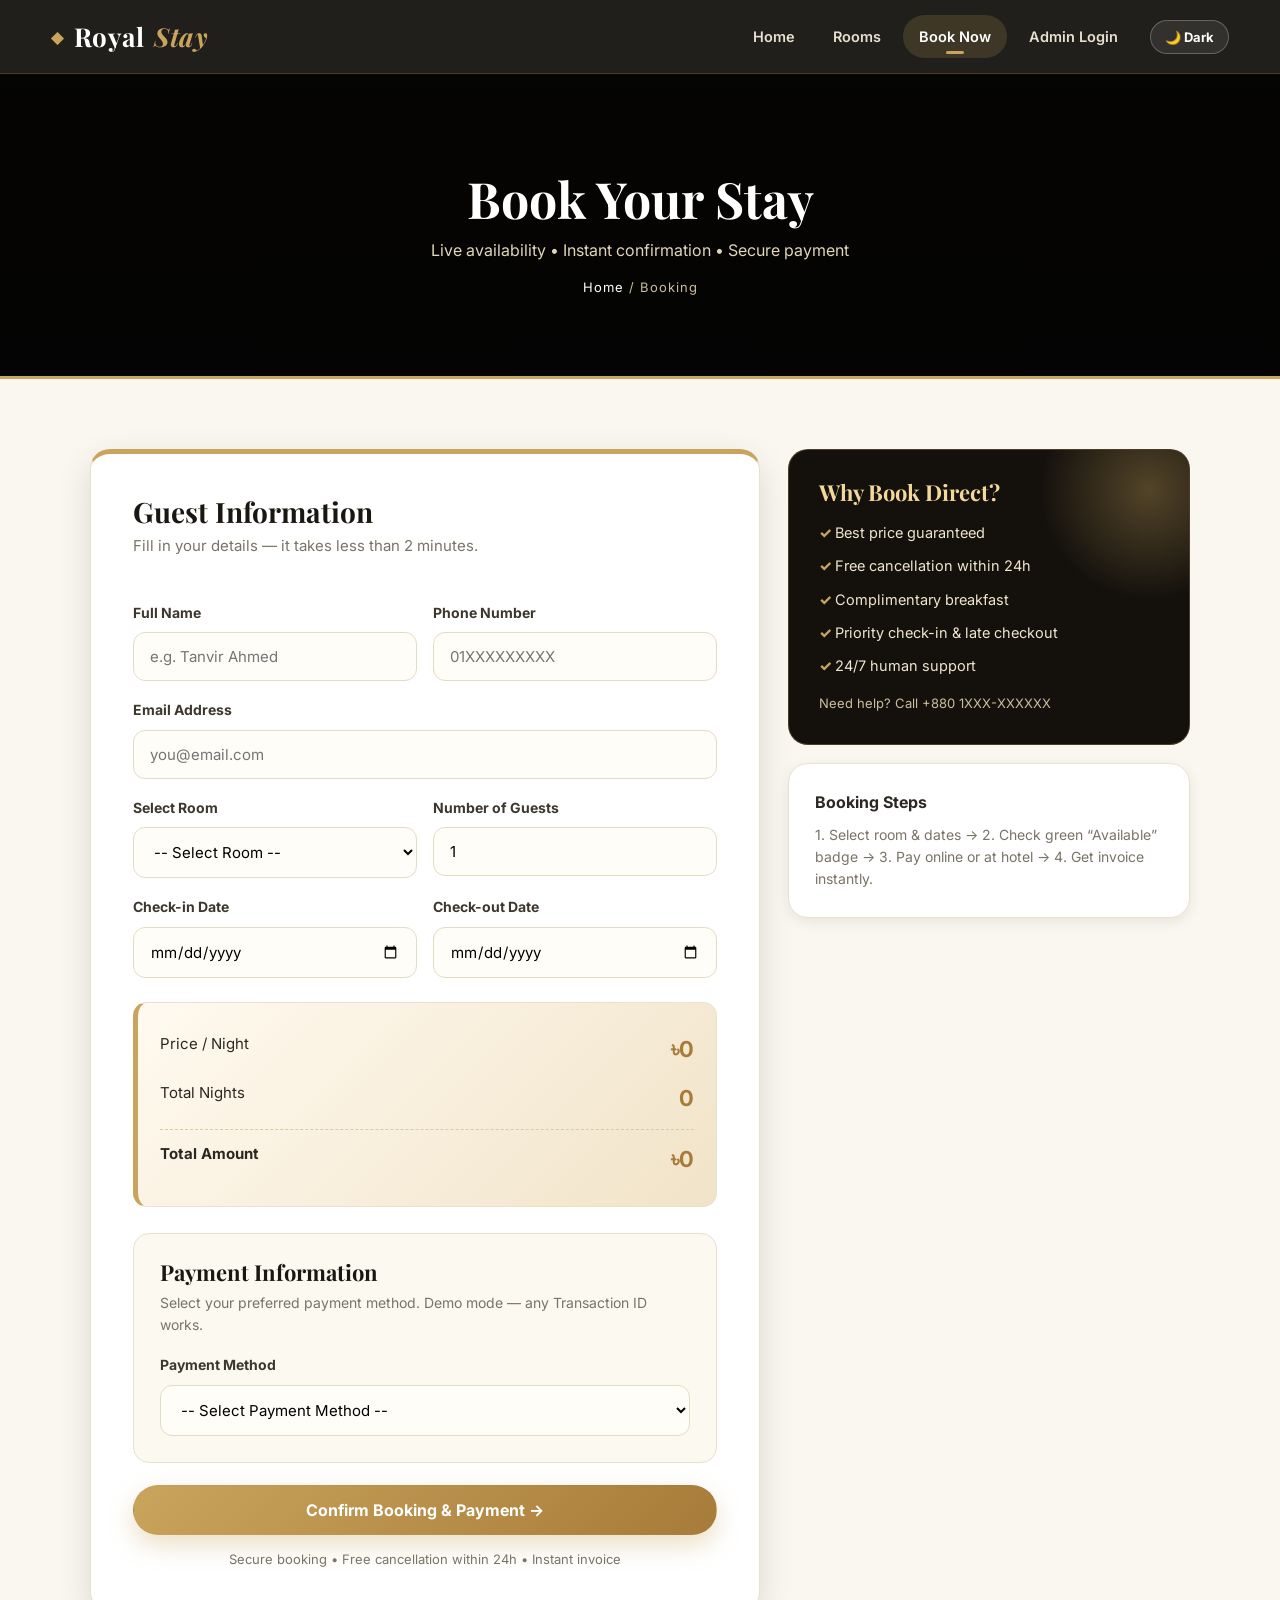
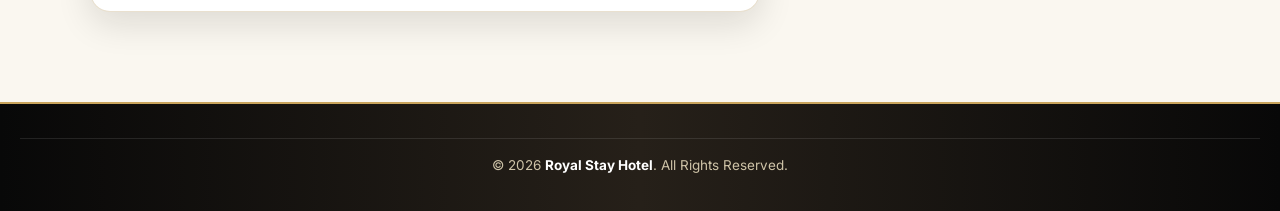
<file: booking.html>
<!DOCTYPE html>
<html lang="en">

<head>
  <meta charset="UTF-8">
  <meta name="viewport" content="width=device-width, initial-scale=1.0">
  <title>Book Your Stay - Royal Stay</title>
  <link rel="preconnect" href="https://fonts.googleapis.com">
  <link
    href="https://fonts.googleapis.com/css2?family=Inter:wght@400;600;700;800&family=Playfair+Display:ital,wght@0,600;0,700;1,600&display=swap"
    rel="stylesheet">
  <link rel="stylesheet" href="css/style.css">
</head>

<body>

  <header class="navbar" id="navbar">
    <a class="logo" href="index.html">Royal<span>Stay</span></a>
    <button class="hamburger" id="hamburger" aria-label="Menu">☰</button>
    <nav id="navMenu">
      <a href="index.html">Home</a>
      <a href="rooms.html">Rooms</a>
      <a href="booking.html" class="active">Book Now</a>
      <a href="login.html">Admin Login</a>
    </nav>
  </header>

  <section class="page-header">
    <h1>Book Your Stay</h1>
    <p>Live availability • Instant confirmation • Secure payment</p>
    <div class="crumbs"><a href="index.html">Home</a> / Booking</div>
  </section>

  <section class="booking-section">
    <div class="booking-layout">
      <div class="booking-container reveal">
        <h2>Guest Information</h2>
        <p class="booking-sub">Fill in your details — it takes less than 2 minutes.</p>
        <form id="bookingForm" novalidate>
          <div class="form-row">
            <div>
              <label for="name">Full Name</label>
              <input type="text" id="name" placeholder="e.g. Tanvir Ahmed" required>
            </div>
            <div>
              <label for="phone">Phone Number</label>
              <input type="tel" id="phone" placeholder="01XXXXXXXXX" required>
            </div>
          </div>
          <label for="email">Email Address</label>
          <input type="email" id="email" placeholder="you@email.com" required>
          <div class="form-row">
            <div>
              <label for="room">Select Room</label>
              <select id="room" required>
                <option value="">-- Select Room --</option>
                <option value="Deluxe Room">Deluxe Room - ৳5,000/night</option>
                <option value="Executive Suite">Executive Suite - ৳8,000/night</option>
                <option value="Presidential Suite">Presidential Suite - ৳15,000/night</option>
              </select>
            </div>
            <div>
              <label for="guests">Number of Guests</label>
              <input type="number" id="guests" min="1" max="10" value="1" required>
            </div>
          </div>
          <div class="form-row">
            <div>
              <label for="checkin">Check-in Date</label>
              <input type="date" id="checkin" required>
            </div>
            <div>
              <label for="checkout">Check-out Date</label>
              <input type="date" id="checkout" required>
            </div>
          </div>

          <div id="roomAvailability" class="availability-message"></div>

          <div class="price-summary">
            <div><span>Price / Night</span><strong id="pricePerNight">৳0</strong></div>
            <div><span>Total Nights</span><strong id="totalNights">0</strong></div>
            <div style="border-top:1px dashed #d9cba6;margin-top:6px;padding-top:12px"><span><b>Total
                  Amount</b></span><strong id="totalAmount">৳0</strong></div>
          </div>

          <div class="payment-section">
            <h2>Payment Information</h2>
            <p class="payment-note">Select your preferred payment method. Demo mode — any Transaction ID works.</p>
            <label for="paymentMethod">Payment Method</label>
            <select id="paymentMethod" required>
              <option value="">-- Select Payment Method --</option>
              <option value="bKash">bKash</option>
              <option value="Nagad">Nagad</option>
              <option value="Card">Credit / Debit Card</option>
              <option value="Cash">Pay at Hotel</option>
            </select>
            <div id="mobilePaymentBox" class="payment-extra" style="display:none;">
              <label for="transactionId">Transaction ID</label>
              <input type="text" id="transactionId" placeholder="Enter transaction ID">
              <small>Demo payment: Enter any transaction ID.</small>
            </div>
            <div id="cardPaymentBox" class="payment-extra" style="display:none;">
              <label for="cardNumber">Card Number</label>
              <input type="text" id="cardNumber" maxlength="16" placeholder="Enter card number">
              <label for="cardName">Card Holder Name</label>
              <input type="text" id="cardName" placeholder="Card holder name">
              <div class="card-row">
                <div><label for="cardExpiry">Expiry</label><input type="text" id="cardExpiry" placeholder="MM/YY"></div>
                <div><label for="cardCVV">CVV</label><input type="password" id="cardCVV" maxlength="4"
                    placeholder="CVV"></div>
              </div>
            </div>
            <div id="paymentStatus" class="payment-status"></div>
          </div>

          <button type="submit" class="submit-btn">Confirm Booking & Payment →</button>
          <p class="secure-note">Secure booking • Free cancellation within 24h • Instant invoice</p>
        </form>
      </div>

      <aside class="booking-side">
        <div class="side-card reveal reveal-d1">
          <h3>Why Book Direct?</h3>
          <ul>
            <li>Best price guaranteed</li>
            <li>Free cancellation within 24h</li>
            <li>Complimentary breakfast</li>
            <li>Priority check-in & late checkout</li>
            <li>24/7 human support</li>
          </ul>
          <p style="font-size:13px;color:#cbbd9c">Need help? Call +880 1XXX-XXXXXX</p>
        </div>
        <div class="side-help reveal reveal-d2">
          <h4>Booking Steps</h4>
          <p>1. Select room & dates → 2. Check green “Available” badge → 3. Pay online or at hotel → 4. Get invoice
            instantly.</p>
        </div>
      </aside>
    </div>
  </section>

  <footer>
    <div class="footer-bottom">
      <p>© 2026 <strong>Royal Stay Hotel</strong>. All Rights Reserved.</p>
    </div>
  </footer>

  <script src="js/app.js"></script>
</body>

</html>
</file>
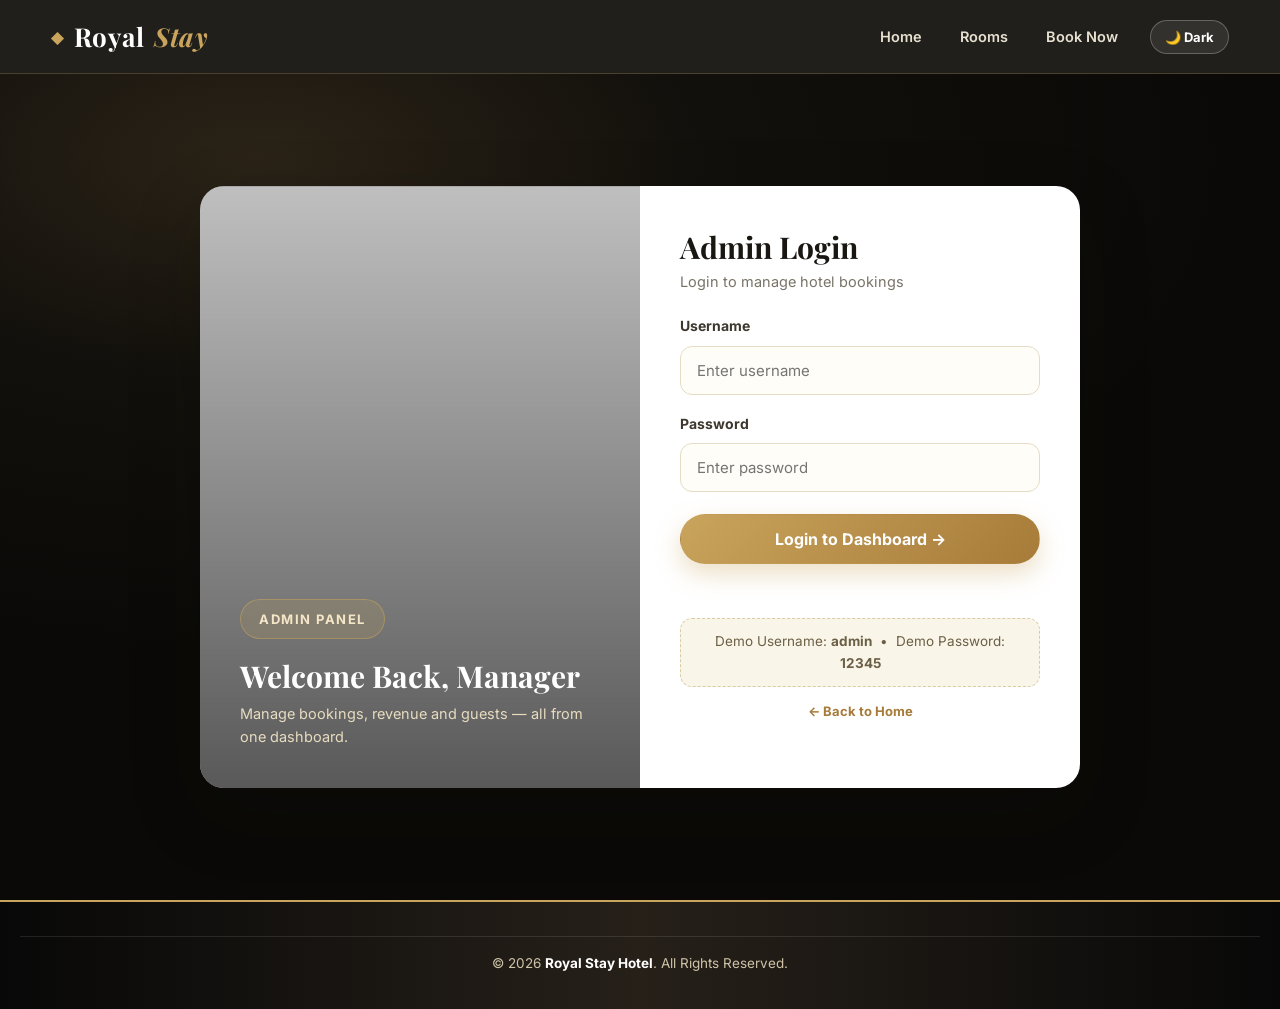
<file: dashboard.html>
<!DOCTYPE html>
<html lang="en">

<head>
  <meta charset="UTF-8">
  <meta name="viewport" content="width=device-width, initial-scale=1.0">
  <title>Admin Dashboard - Royal Stay</title>
  <link rel="preconnect" href="https://fonts.googleapis.com">
  <link
    href="https://fonts.googleapis.com/css2?family=Inter:wght@400;600;700;800&family=Playfair+Display:ital,wght@0,600;0,700;1,600&display=swap"
    rel="stylesheet">
  <link rel="stylesheet" href="css/style.css">
</head>

<body>

  <header class="navbar" id="navbar">
    <a class="logo" href="index.html">Royal<span>Stay</span></a>
    <button class="hamburger" id="hamburger" aria-label="Menu">☰</button>
    <nav id="navMenu">
      <a href="index.html">Home</a>
      <a href="rooms.html">Rooms</a>
      <a href="booking.html">Book Now</a>
      <a href="dashboard.html" class="active">Dashboard</a>
    </nav>
  </header>

  <section class="page-header">
    <h1>Admin Dashboard</h1>
    <p>Manage all hotel reservations in real time</p><br>
    <button class="logout-btn" onclick="logoutAdmin()">Logout →</button>
  </section>

  <section class="dashboard-section container" style="max-width:1200px">
    <div class="stats-container">
      <div class="stat-card reveal">
        <h3>Total Bookings</h3>
        <h2 id="totalBookings">0</h2><small>▲ all time</small>
      </div>
      <div class="stat-card reveal reveal-d1">
        <h3>Total Revenue</h3>
        <h2 id="totalRevenue">৳0</h2><small>▲ confirmed only</small>
      </div>
      <div class="stat-card reveal reveal-d2">
        <h3>Confirmed Bookings</h3>
        <h2 id="confirmedBookings">0</h2><small>▲ active stays</small>
      </div>
    </div>

    <div class="table-container reveal">
      <div class="dashboard-header">
        <h2>Booking Records</h2>
        <div class="search-box" style="margin:0;min-width:280px">
          <input type="text" id="bookingSearch" placeholder="Search name, phone or room...">
        </div>
      </div>
      <div class="table-wrapper">
        <table>
          <thead>
            <tr>
              <th>ID</th>
              <th>Customer</th>
              <th>Phone</th>
              <th>Room</th>
              <th>Check-in</th>
              <th>Check-out</th>
              <th>Guests</th>
              <th>Nights</th>
              <th>Total</th>
              <th>Status</th>
              <th>Action</th>
            </tr>
          </thead>
          <tbody id="bookingTableBody"></tbody>
        </table>
      </div>
      <p id="noBookings" class="no-bookings">No bookings available yet. New bookings will appear here.</p>
    </div>
  </section>

  <footer>
    <div class="footer-bottom">
      <p>© 2026 <strong>Royal Stay Hotel</strong>. All Rights Reserved.</p>
    </div>
  </footer>

  <script src="js/app.js"></script>
</body>

</html>
</file>
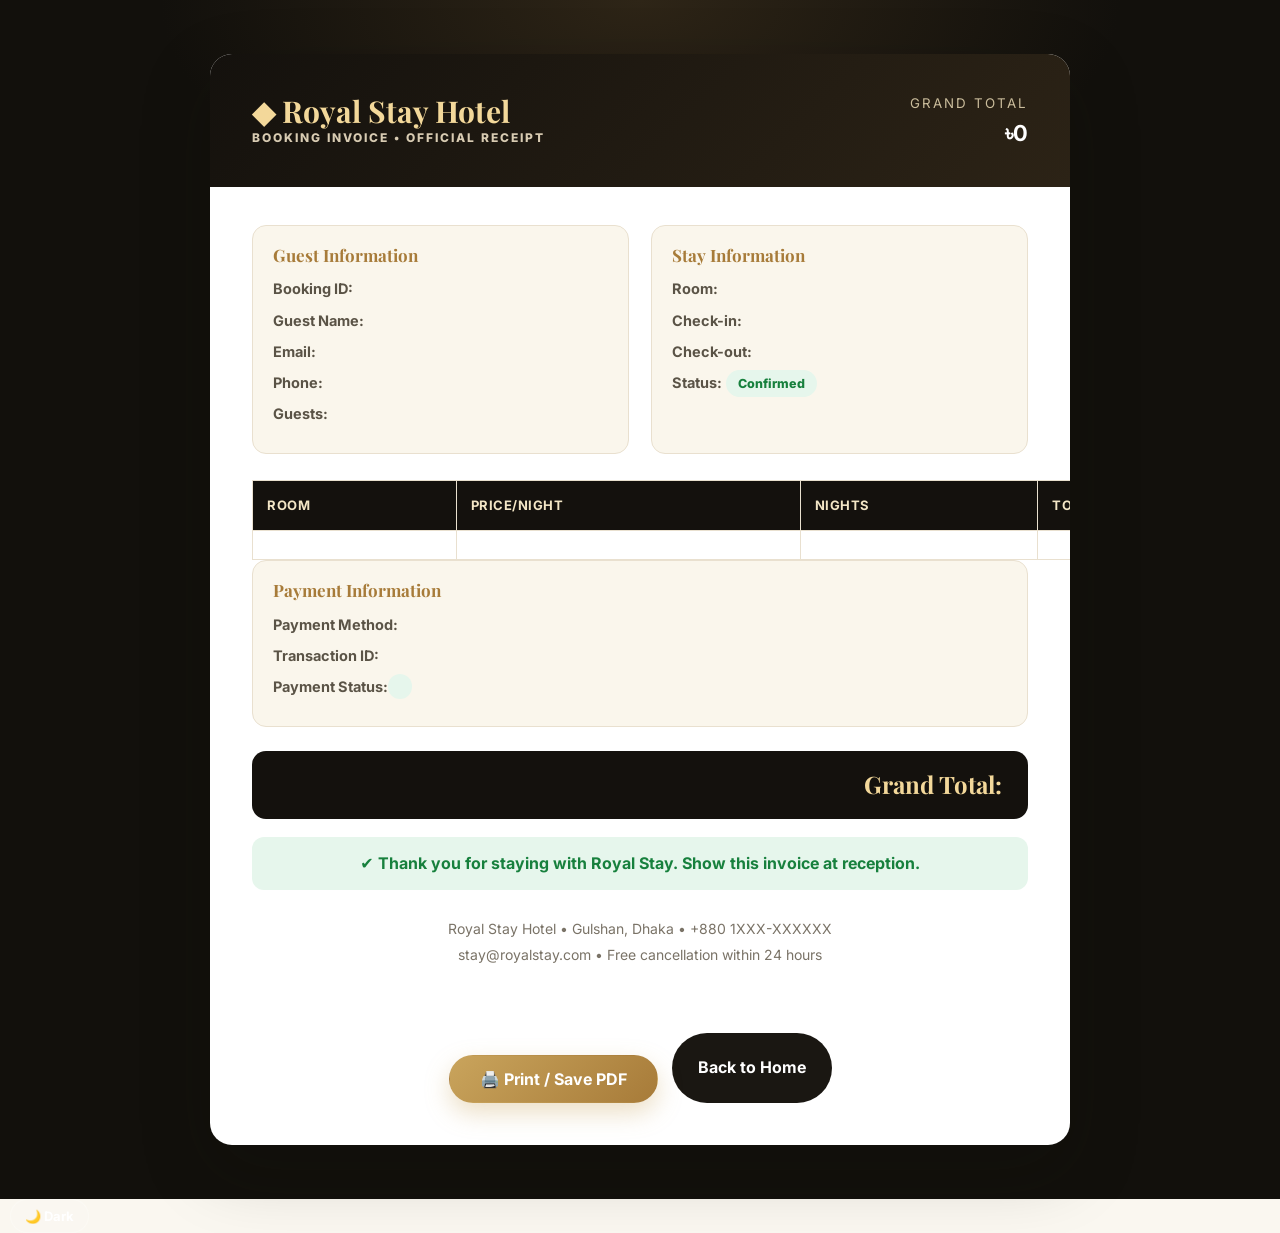
<file: invoice.html>
<!DOCTYPE html>
<html lang="en">
<head>
<meta charset="UTF-8">
<meta name="viewport" content="width=device-width, initial-scale=1.0">
<title>Booking Invoice - Royal Stay</title>
<link rel="preconnect" href="https://fonts.googleapis.com">
<link href="https://fonts.googleapis.com/css2?family=Inter:wght@400;600;700;800&family=Playfair+Display:ital,wght@0,600;0,700;1,600&display=swap" rel="stylesheet">
<link rel="stylesheet" href="css/style.css">
</head>
<body>

<div class="invoice-page">
  <div class="invoice-container">
    <div class="invoice-header">
      <div>
        <h1>◆ Royal Stay Hotel</h1>
        <p>Booking Invoice • Official Receipt</p>
      </div>
      <div class="invoice-meta">
        <small style="letter-spacing:2px;color:#cbbd9c">GRAND TOTAL</small>
        <strong id="finalAmount">৳0</strong>
      </div>
    </div>

    <div class="invoice-body">
      <div class="invoice-info">
        <div>
          <h3>Guest Information</h3>
          <p><strong>Booking ID:</strong> <span id="invoiceId"></span></p>
          <p><strong>Guest Name:</strong> <span id="guestName"></span></p>
          <p><strong>Email:</strong> <span id="guestEmail"></span></p>
          <p><strong>Phone:</strong> <span id="guestPhone"></span></p>
          <p><strong>Guests:</strong> <span id="guestCount"></span></p>
        </div>
        <div>
          <h3>Stay Information</h3>
          <p><strong>Room:</strong> <span id="guestRoom"></span></p>
          <p><strong>Check-in:</strong> <span id="guestCheckin"></span></p>
          <p><strong>Check-out:</strong> <span id="guestCheckout"></span></p>
          <p><strong>Status:</strong> <span class="status confirmed">Confirmed</span></p>
        </div>
      </div>

      <div class="invoice-table">
        <table>
          <thead><tr><th>Room</th><th>Price/Night</th><th>Nights</th><th>Total</th></tr></thead>
          <tbody><tr><td id="invoiceRoom"></td><td id="invoicePrice"></td><td id="invoiceNights"></td><td id="invoiceTotal"></td></tr></tbody>
        </table>
      </div>

      <div class="invoice-payment">
        <h3>Payment Information</h3>
        <p><strong>Payment Method:</strong> <span id="invoicePaymentMethod"></span></p>
        <p><strong>Transaction ID:</strong> <span id="invoiceTransactionId"></span></p>
        <p><strong>Payment Status:</strong> <span id="invoicePaymentStatus" class="payment-paid"></span></p>
      </div>

      <div class="invoice-total"><h2>Grand Total: <span id="finalAmount2"></span></h2></div>
      <div class="invoice-status">✔ Thank you for staying with Royal Stay. Show this invoice at reception.</div>
      <div class="invoice-footer">Royal Stay Hotel • Gulshan, Dhaka • +880 1XXX-XXXXXX<br>stay@royalstay.com • Free cancellation within 24 hours</div>
    </div>

    <div class="invoice-buttons">
      <button onclick="window.print()" class="submit-btn" style="width:auto;padding:13px 30px">🖨️ Print / Save PDF</button>
      <a href="index.html" class="home-btn">Back to Home</a>
    </div>
  </div>
</div>

<script src="js/app.js"></script>
</body>
</html>
</file>
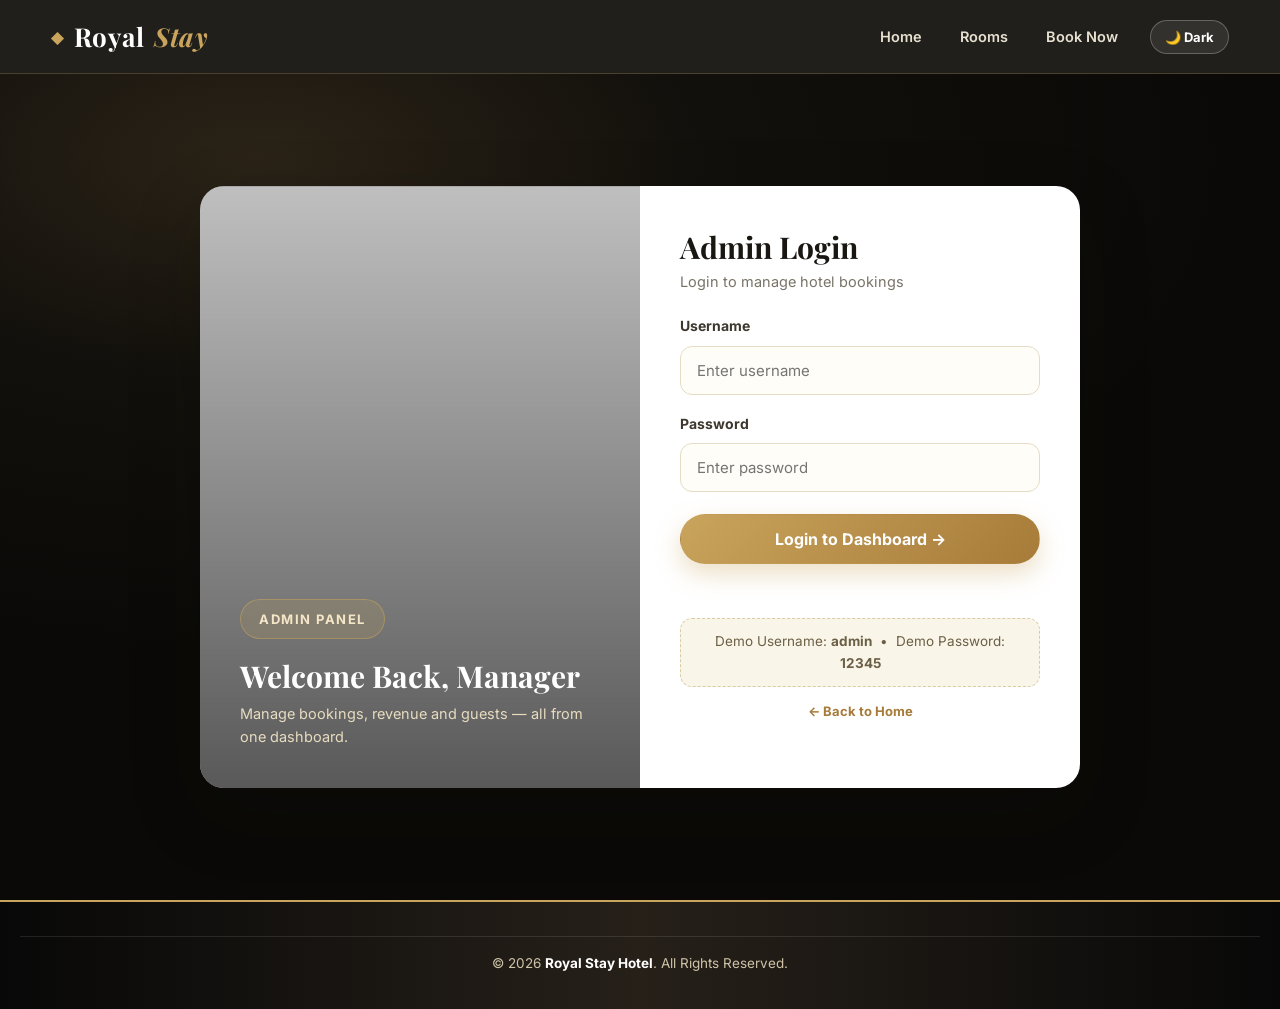
<file: login.html>
<!DOCTYPE html>
<html lang="en">

<head>
  <meta charset="UTF-8">
  <meta name="viewport" content="width=device-width, initial-scale=1.0">
  <title>Admin Login - Royal Stay</title>
  <link rel="preconnect" href="https://fonts.googleapis.com">
  <link
    href="https://fonts.googleapis.com/css2?family=Inter:wght@400;600;700;800&family=Playfair+Display:ital,wght@0,600;0,700;1,600&display=swap"
    rel="stylesheet">
  <link rel="stylesheet" href="css/style.css">
</head>

<body>

  <header class="navbar" id="navbar">
    <a class="logo" href="index.html">Royal<span>Stay</span></a>
    <button class="hamburger" id="hamburger" aria-label="Menu">☰</button>
    <nav id="navMenu">
      <a href="index.html">Home</a>
      <a href="rooms.html">Rooms</a>
      <a href="booking.html">Book Now</a>
    </nav>
  </header>

  <section class="login-section">
    <div class="login-card">
      <div class="login-media">
        <div class="hero-badge" style="align-self:flex-start">ADMIN PANEL</div>
        <h3>Welcome Back, Manager</h3>
        <p>Manage bookings, revenue and guests — all from one dashboard.</p>
      </div>
      <div class="login-box">
        <h2>Admin Login</h2>
        <p>Login to manage hotel bookings</p>
        <form id="loginForm">
          <div class="form-group">
            <label for="username">Username</label>
            <input type="text" id="username" placeholder="Enter username" required autocomplete="username">
          </div>
          <div class="form-group">
            <label for="password">Password</label>
            <input type="password" id="password" placeholder="Enter password" required autocomplete="current-password">
          </div>
          <button type="submit" class="submit-btn">Login to Dashboard →</button>
          <p id="loginError" class="login-error"></p>
        </form>
        <div class="demo-login">Demo Username: <b>admin</b> &nbsp;•&nbsp; Demo Password: <b>12345</b></div>
        <p style="text-align:center;margin-top:14px;font-size:13px"><a href="index.html"
            style="color:#a77b39;font-weight:700">← Back to Home</a></p>
      </div>
    </div>
  </section>

  <footer>
    <div class="footer-bottom">
      <p>© 2026 <strong>Royal Stay Hotel</strong>. All Rights Reserved.</p>
    </div>
  </footer>

  <script src="js/app.js"></script>
</body>

</html>
</file>
<file: css/style.css>
:root {
  --gold: #c9a45c;
  --gold-2: #a77b39;
  --gold-soft: #f3e8d3;
  --dark: #12100c;
  --dark-2: #1e1a14;
  --cream: #faf7f0;
  --card: #ffffff;
  --text: #2b2721;
  --muted: #7a7367;
  --line: #e9e0cf;
  --green: #17803d;
  --green-bg: #e6f6ec;
  --red: #c73242;
  --red-bg: #fdecec;
  --shadow-sm: 0 4px 14px rgba(20, 16, 10, .08);
  --shadow: 0 12px 35px rgba(20, 16, 10, .12);
  --shadow-lg: 0 25px 70px rgba(20, 16, 10, .22);
  --radius: 16px;
  --radius-sm: 10px;
  --font-body: 'Inter', system-ui, -apple-system, 'Segoe UI', Roboto, Arial, sans-serif;
  --font-head: 'Playfair Display', Georgia, 'Times New Roman', serif;
}

* {
  margin: 0;
  padding: 0;
  box-sizing: border-box
}

html {
  scroll-behavior: smooth
}

body {
  font-family: var(--font-body);
  color: var(--text);
  background: var(--cream);
  line-height: 1.6;
  overflow-x: hidden;
  -webkit-font-smoothing: antialiased;
}

img {
  max-width: 100%;
  display: block
}

a {
  color: inherit;
  text-decoration: none
}

button {
  font-family: inherit
}

::selection {
  background: var(--gold);
  color: #fff
}

/* ---------- utilities ---------- */
.container {
  width: min(1200px, 92%);
  margin: 0 auto
}

.subtitle {
  display: inline-flex;
  align-items: center;
  gap: 10px;
  font-size: 12px;
  font-weight: 800;
  letter-spacing: 3px;
  color: var(--gold-2);
  text-transform: uppercase;
  margin-bottom: 14px;
}

.subtitle::before {
  content: "";
  width: 32px;
  height: 2px;
  background: var(--gold);
  border-radius: 2px;
  display: inline-block
}

.center {
  text-align: center
}

.center .subtitle::after {
  content: "";
  width: 32px;
  height: 2px;
  background: var(--gold);
  border-radius: 2px;
  display: inline-block
}

h1,
h2,
h3 {
  font-family: var(--font-head);
  line-height: 1.15;
  color: #1a1712
}

.section {
  padding: 84px 0
}

.section-head {
  max-width: 680px;
  margin: 0 auto 46px;
  text-align: center
}

.section-head h2 {
  font-size: clamp(30px, 4vw, 44px);
  margin-bottom: 12px
}

.section-head p {
  color: var(--muted);
  font-size: 17px
}

.gold {
  color: var(--gold-2)
}

/* ---------- buttons ---------- */
.btn,
.hero-btn,
.room-btn,
.submit-btn,
.print-btn {
  display: inline-flex;
  align-items: center;
  justify-content: center;
  gap: 10px;
  padding: 14px 30px;
  border-radius: 100px;
  border: 1px solid transparent;
  font-weight: 700;
  font-size: 15px;
  cursor: pointer;
  background: linear-gradient(135deg, var(--gold), var(--gold-2));
  color: #fff;
  box-shadow: 0 10px 25px rgba(201, 164, 92, .35);
  transition: transform .3s ease, box-shadow .3s ease, background .3s ease;
  text-decoration: none;
  position: relative;
  overflow: hidden;
}

.btn::after,
.hero-btn::after,
.submit-btn::after {
  content: "";
  position: absolute;
  top: 0;
  left: -60%;
  width: 40%;
  height: 100%;
  background: linear-gradient(100deg, transparent, rgba(255, 255, 255, .55), transparent);
  transform: skewX(-20deg);
  transition: left .6s ease;
}

.btn:hover::after,
.hero-btn::after,
.submit-btn:hover::after {
  left: 130%
}

.btn:hover,
.hero-btn:hover,
.room-btn:hover,
.submit-btn:hover {
  transform: translateY(-3px);
  box-shadow: 0 16px 35px rgba(201, 164, 92, .45)
}

.btn-outline {
  display: inline-flex;
  align-items: center;
  justify-content: center;
  gap: 10px;
  padding: 13px 30px;
  border-radius: 100px;
  font-weight: 700;
  font-size: 15px;
  border: 1.5px solid rgba(255, 255, 255, .7);
  color: #fff;
  background: rgba(255, 255, 255, .08);
  backdrop-filter: blur(8px);
  transition: .3s;
}

.btn-outline:hover {
  background: #fff;
  color: #1a1712;
  transform: translateY(-3px)
}

.btn-dark {
  background: #171310;
  box-shadow: 0 10px 25px rgba(0, 0, 0, .25)
}

.btn-light {
  background: #fff;
  color: #1a1712;
  box-shadow: var(--shadow)
}

.home-btn {
  display: inline-flex;
  align-items: center;
  justify-content: center;
  padding: 13px 26px;
  border-radius: 100px;
  background: #1a1712;
  color: #fff;
  font-weight: 700;
  transition: .3s;
}

.home-btn:hover {
  transform: translateY(-2px);
  background: #000
}

/* ---------- navbar ---------- */
.navbar {
  position: sticky;
  top: 0;
  z-index: 100;
  display: flex;
  align-items: center;
  justify-content: space-between;
  padding: 0 4%;
  height: 74px;
  background: rgba(14, 12, 9, .92);
  backdrop-filter: blur(14px);
  border-bottom: 1px solid rgba(201, 164, 92, .25);
  transition: box-shadow .3s, background .3s;
}

.navbar.scrolled {
  box-shadow: 0 10px 30px rgba(0, 0, 0, .35);
  background: rgba(10, 8, 6, .97)
}

.logo {
  font-family: var(--font-head);
  font-size: 26px;
  font-weight: 700;
  color: #fff;
  letter-spacing: .5px;
  display: flex;
  align-items: center;
  gap: 10px
}

.logo::before {
  content: "◆";
  color: var(--gold);
  font-size: 16px
}

.logo span {
  color: var(--gold);
  font-style: italic
}

.navbar nav {
  display: flex;
  align-items: center;
  gap: 6px
}

.navbar nav a {
  color: #e8e0d0;
  font-size: 14.5px;
  font-weight: 600;
  padding: 10px 16px;
  border-radius: 100px;
  transition: .25s;
  position: relative;
}

.navbar nav a:hover,
.navbar nav a.active {
  color: #fff;
  background: rgba(201, 164, 92, .18)
}

.navbar nav a.active::after {
  content: "";
  position: absolute;
  left: 50%;
  bottom: 4px;
  transform: translateX(-50%);
  width: 18px;
  height: 3px;
  border-radius: 10px;
  background: var(--gold);
}

.nav-cta {
  margin-left: 10px;
  background: linear-gradient(135deg, var(--gold), var(--gold-2));
  color: #fff !important
}

.hamburger {
  display: none;
  background: transparent;
  border: 1px solid rgba(255, 255, 255, .3);
  color: #fff;
  font-size: 20px;
  border-radius: 10px;
  padding: 7px 12px;
  cursor: pointer
}

.theme-toggle {
  border: 1px solid rgba(255, 255, 255, .25);
  padding: 8px 14px;
  margin-left: 10px;
  border-radius: 100px;
  background: rgba(255, 255, 255, .08);
  color: #fff;
  font-size: 13px;
  font-weight: 700;
  cursor: pointer;
  transition: .3s;
}

.theme-toggle:hover {
  background: var(--gold);
  border-color: var(--gold)
}

/* ---------- hero ---------- */
.hero {
  min-height: 92vh;
  display: flex;
  align-items: center;
  justify-content: center;
  text-align: center;
  color: #fff;
  position: relative;
  overflow: hidden;
  isolation: isolate;
  padding: 60px 20px;
  background: #0d0b08;
}

.hero-bg {
  position: absolute;
  inset: 0;
  z-index: -2;
  overflow: hidden
}

.hero-bg span {
  position: absolute;
  inset: 0;
  background-size: cover;
  background-position: center;
  opacity: 0;
  animation: heroFade 18s infinite;
}

.hero-bg span:nth-child(1) {
  background-image: url("https://images.unsplash.com/photo-1566073771259-6a8506099945?auto=format&fit=crop&w=1800&q=80");
  animation-delay: 0s
}

.hero-bg span:nth-child(2) {
  background-image: url("https://images.unsplash.com/photo-1542314831-068cd1dbfeeb?auto=format&fit=crop&w=1800&q=80");
  animation-delay: 6s
}

.hero-bg span:nth-child(3) {
  background-image: url("https://images.unsplash.com/photo-1520250497591-112f2f40a3f4?auto=format&fit=crop&w=1800&q=80");
  animation-delay: 12s
}

@keyframes heroFade {
  0% {
    opacity: 0;
    transform: scale(1)
  }

  8% {
    opacity: 1
  }

  33% {
    opacity: 1
  }

  41% {
    opacity: 0;
    transform: scale(1.08)
  }

  100% {
    opacity: 0
  }
}

.hero::after {
  content: "";
  position: absolute;
  inset: 0;
  z-index: -1;
  background: radial-gradient(ellipse at center, rgba(0, 0, 0, .25) 0%, rgba(0, 0, 0, .72) 75%),
    linear-gradient(180deg, rgba(0, 0, 0, .45) 0%, rgba(0, 0, 0, .15) 40%, rgba(0, 0, 0, .65) 100%);
}

.hero-content {
  max-width: 860px;
  animation: heroUp 1s ease both
}

@keyframes heroUp {
  from {
    opacity: 0;
    transform: translateY(36px)
  }

  to {
    opacity: 1;
    transform: translateY(0)
  }
}

.hero-badge {
  display: inline-flex;
  align-items: center;
  gap: 8px;
  margin-bottom: 20px;
  padding: 9px 18px;
  border-radius: 100px;
  font-size: 13px;
  font-weight: 700;
  letter-spacing: 1.5px;
  background: rgba(201, 164, 92, .18);
  border: 1px solid rgba(201, 164, 92, .5);
  color: #f5e6c8;
  backdrop-filter: blur(8px);
  animation: floatY 4s ease-in-out infinite;
}

@keyframes floatY {

  0%,
  100% {
    transform: translateY(0)
  }

  50% {
    transform: translateY(-7px)
  }
}

.hero-content h1 {
  font-size: clamp(40px, 6.5vw, 74px);
  color: #fff;
  margin-bottom: 18px;
  text-wrap: balance
}

.hero-content h1 em {
  font-style: italic;
  background: linear-gradient(90deg, #f3d89a, #c9a45c);
  -webkit-background-clip: text;
  background-clip: text;
  color: transparent
}

.hero-content>p {
  font-size: clamp(16px, 2vw, 19px);
  color: #e9dfc9;
  max-width: 620px;
  margin: 0 auto 32px
}

.hero-buttons {
  display: flex;
  justify-content: center;
  gap: 14px;
  flex-wrap: wrap;
  margin-bottom: 44px
}

.hero-stats {
  display: flex;
  justify-content: center;
  gap: 0;
  flex-wrap: wrap;
  background: rgba(255, 255, 255, .08);
  border: 1px solid rgba(255, 255, 255, .15);
  border-radius: 18px;
  backdrop-filter: blur(14px);
  overflow: hidden;
  max-width: 720px;
  margin: 0 auto
}

.hero-stats div {
  flex: 1 1 150px;
  padding: 20px 10px;
  border-right: 1px solid rgba(255, 255, 255, .12)
}

.hero-stats div:last-child {
  border-right: none
}

.hero-stats strong {
  display: block;
  font-size: 26px;
  font-family: var(--font-head);
  color: #f3d89a
}

.hero-stats small {
  font-size: 12.5px;
  letter-spacing: 1px;
  text-transform: uppercase;
  color: #d8cbb2
}

.scroll-hint {
  position: absolute;
  bottom: 26px;
  left: 50%;
  transform: translateX(-50%);
  color: #e9dfc9;
  font-size: 12px;
  letter-spacing: 2px;
  text-transform: uppercase;
  opacity: .8
}

.scroll-hint::after {
  content: "";
  display: block;
  width: 1px;
  height: 38px;
  margin: 10px auto 0;
  background: linear-gradient(var(--gold), transparent);
  animation: drop 1.8s infinite
}

@keyframes drop {
  0% {
    transform: scaleY(0);
    transform-origin: top
  }

  50% {
    transform: scaleY(1);
    transform-origin: top
  }

  51% {
    transform-origin: bottom
  }

  100% {
    transform: scaleY(0);
    transform-origin: bottom
  }
}

/* booking bar */
.booking-bar {
  width: min(1050px, 92%);
  margin: -56px auto 0;
  position: relative;
  z-index: 5;
  background: #fff;
  border-radius: 20px;
  box-shadow: var(--shadow-lg);
  display: grid;
  grid-template-columns: 1.2fr 1fr 1fr auto;
  overflow: hidden;
  border: 1px solid var(--line);
  animation: heroUp 1s .25s ease both;
}

.booking-bar>div {
  padding: 18px 22px;
  border-right: 1px solid #eee
}

.booking-bar label {
  display: block;
  font-size: 11px;
  font-weight: 800;
  letter-spacing: 1.5px;
  color: var(--gold-2);
  margin-bottom: 4px
}

.booking-bar strong {
  font-size: 16px
}

.booking-bar .bar-btn {
  display: flex;
  align-items: center;
  justify-content: center;
  padding: 18px 28px;
  background: #14110d;
  color: #fff;
  font-weight: 800;
  border: none;
  cursor: pointer;
  transition: .3s;
  font-size: 15px
}

.booking-bar .bar-btn:hover {
  background: var(--gold-2)
}

/* ---------- features ---------- */
.features {
  padding: 84px 7%;
  display: grid;
  grid-template-columns: repeat(3, 1fr);
  gap: 26px;
  background: transparent
}

.feature-card {
  background: var(--card);
  padding: 42px 30px;
  text-align: center;
  border-radius: var(--radius);
  border: 1px solid var(--line);
  box-shadow: var(--shadow-sm);
  transition: transform .35s, box-shadow .35s;
  position: relative;
  overflow: hidden;
}

.feature-card::before {
  content: "";
  position: absolute;
  top: 0;
  left: 0;
  right: 0;
  height: 4px;
  background: linear-gradient(90deg, var(--gold), var(--gold-2));
  transform: scaleX(0);
  transition: .4s;
  transform-origin: left
}

.feature-card:hover {
  transform: translateY(-10px);
  box-shadow: var(--shadow)
}

.feature-card:hover::before {
  transform: scaleX(1)
}

.feature-icon {
  width: 64px;
  height: 64px;
  margin: 0 auto 18px;
  border-radius: 18px;
  display: flex;
  align-items: center;
  justify-content: center;
  font-size: 28px;
  background: linear-gradient(135deg, #fdf6e7, #f3e2bd);
  border: 1px solid var(--line);
}

.feature-card h3 {
  font-size: 21px;
  margin-bottom: 10px
}

.feature-card p {
  color: var(--muted);
  font-size: 15.5px
}

/* ---------- about / split ---------- */
.about {
  padding: 84px 7%;
  display: grid;
  grid-template-columns: 1.1fr .9fr;
  gap: 50px;
  align-items: center;
  background: linear-gradient(135deg, #171310, #2a2217);
  color: #fff;
  border-radius: 28px;
  width: min(1200px, 92%);
  margin: 20px auto 84px;
  position: relative;
  overflow: hidden;
}

.about::before {
  content: "ROYAL";
  position: absolute;
  right: -10px;
  bottom: -30px;
  font-family: var(--font-head);
  font-size: 170px;
  opacity: .06;
  letter-spacing: 10px
}

.about h2 {
  color: #fff;
  font-size: clamp(28px, 3.5vw, 40px);
  margin: 10px 0 16px
}

.about p {
  color: #d6cbb4;
  line-height: 1.9
}

.about-list {
  margin: 22px 0;
  display: grid;
  gap: 12px
}

.about-list li {
  list-style: none;
  display: flex;
  gap: 12px;
  align-items: center;
  color: #efe5cf;
  font-weight: 600;
  font-size: 15px
}

.about-list li i {
  width: 30px;
  height: 30px;
  border-radius: 50%;
  background: rgba(201, 164, 92, .2);
  border: 1px solid rgba(201, 164, 92, .5);
  display: flex;
  align-items: center;
  justify-content: center;
  color: var(--gold);
  font-style: normal;
  flex-shrink: 0
}

.about-media {
  position: relative
}

.about-media img {
  border-radius: 20px;
  height: 440px;
  width: 100%;
  object-fit: cover;
  box-shadow: var(--shadow-lg)
}

.about-box {
  position: absolute;
  left: -22px;
  bottom: 26px;
  background: #fff;
  color: #1a1712;
  border-radius: 16px;
  padding: 18px 24px;
  box-shadow: var(--shadow-lg);
  text-align: center;
  border: 1px solid var(--line);
  animation: floatY 5s ease-in-out infinite;
}

.about-box h3 {
  font-size: 32px;
  color: var(--gold-2)
}

.about-box p {
  color: var(--muted);
  font-size: 13px;
  font-weight: 700;
  letter-spacing: 1px;
  text-transform: uppercase
}

.exp-badge {
  position: absolute;
  top: -18px;
  right: 18px;
  background: linear-gradient(135deg, var(--gold), var(--gold-2));
  color: #fff;
  padding: 12px 18px;
  border-radius: 14px;
  font-weight: 800;
  box-shadow: var(--shadow)
}

/* ---------- rooms preview / rooms page ---------- */
.rooms-section,
.rooms-preview {
  padding: 20px 7% 84px;
  display: grid;
  grid-template-columns: repeat(3, 1fr);
  gap: 28px;
  background: transparent
}

.rooms-container {
  display: contents
}

.feature-container {
  display: contents
}

.room-card {
  background: #fff;
  border-radius: 20px;
  overflow: hidden;
  box-shadow: var(--shadow-sm);
  border: 1px solid var(--line);
  transition: transform .4s, box-shadow .4s;
  display: flex;
  flex-direction: column;
}

.room-card:hover {
  transform: translateY(-10px);
  box-shadow: var(--shadow-lg)
}

.room-media {
  position: relative;
  overflow: hidden;
  height: 250px
}

.room-media img,
.room-card>img {
  width: 100%;
  height: 250px;
  object-fit: cover;
  transition: transform .7s ease
}

.room-card:hover .room-media img,
.room-card:hover>img {
  transform: scale(1.08)
}

.room-tag {
  position: absolute;
  top: 14px;
  left: 14px;
  background: rgba(15, 12, 8, .75);
  color: #f3d89a;
  padding: 7px 14px;
  border-radius: 100px;
  font-size: 12px;
  font-weight: 800;
  letter-spacing: 1px;
  backdrop-filter: blur(6px);
  border: 1px solid rgba(201, 164, 92, .4)
}

.room-price-tag {
  position: absolute;
  bottom: 14px;
  right: 14px;
  background: #fff;
  padding: 8px 14px;
  border-radius: 12px;
  font-weight: 800;
  box-shadow: var(--shadow-sm)
}

.room-price-tag small {
  color: var(--muted);
  font-weight: 600
}

.room-info,
.room-content {
  padding: 26px;
  display: flex;
  flex-direction: column;
  gap: 10px;
  flex: 1
}

.room-info h2,
.room-content h3 {
  font-size: 23px
}

.stars {
  color: #e0a92e;
  letter-spacing: 3px;
  font-size: 14px
}

.room-info p,
.room-content p {
  color: var(--muted);
  font-size: 15px
}

.amenities {
  display: flex;
  flex-wrap: wrap;
  gap: 8px;
  margin: 6px 0
}

.amenities span {
  font-size: 12.5px;
  font-weight: 700;
  background: #faf5e9;
  border: 1px solid var(--line);
  padding: 6px 12px;
  border-radius: 100px;
  color: #6b5f45
}

.room-bottom {
  display: flex;
  align-items: center;
  justify-content: space-between;
  margin-top: auto;
  padding-top: 16px;
  border-top: 1px dashed var(--line)
}

.room-bottom strong {
  font-size: 21px;
  font-family: var(--font-head)
}

.room-bottom strong small {
  font-family: var(--font-body);
  font-size: 13px;
  color: var(--muted);
  font-weight: 600
}

.room-bottom .btn {
  padding: 11px 22px;
  font-size: 14px
}

/* ---------- page header ---------- */
.page-header {
  padding: 96px 20px 78px;
  text-align: center;
  color: #fff;
  position: relative;
  overflow: hidden;
  background: #0e0c09;
  border-bottom: 3px solid var(--gold);
}

.page-header::before {
  content: "";
  position: absolute;
  inset: 0;
  background: linear-gradient(rgba(0, 0, 0, .62), rgba(0, 0, 0, .72)), url("https://images.unsplash.com/photo-1564501049412-61c2a3083791?auto=format&fit=crop&w=1800&q=80");
  background-size: cover;
  background-position: center;
  animation: slowZoom 20s ease-in-out infinite alternate;
}

@keyframes slowZoom {
  from {
    transform: scale(1)
  }

  to {
    transform: scale(1.12)
  }
}

.page-header h1,
.page-header p,
.page-header .logout-btn {
  position: relative;
  z-index: 1
}

.page-header h1 {
  font-size: clamp(32px, 5vw, 50px);
  color: #fff;
  margin-bottom: 10px;
  animation: heroUp .7s ease both
}

.page-header p {
  color: #e2d5b8;
  animation: heroUp .7s .15s ease both
}

.crumbs {
  position: relative;
  z-index: 1;
  margin-top: 14px;
  font-size: 13px;
  letter-spacing: 1px;
  color: #cbbd9c
}

.crumbs a {
  color: #fff
}

/* ---------- booking ---------- */
.booking-section {
  padding: 70px 7% 90px;
  background: transparent
}

.booking-layout {
  display: grid;
  grid-template-columns: 1.5fr .9fr;
  gap: 28px;
  width: min(1150px, 100%);
  margin: 0 auto;
  align-items: start
}

.booking-container {
  background: #fff;
  padding: 42px;
  border-radius: 20px;
  box-shadow: var(--shadow);
  border-top: 5px solid var(--gold);
  border-left: 1px solid var(--line);
  border-right: 1px solid var(--line);
  border-bottom: 1px solid var(--line);
}

.booking-container h2 {
  margin-bottom: 6px;
  font-size: 28px
}

.booking-sub {
  color: var(--muted);
  margin-bottom: 26px;
  font-size: 15px
}

.booking-container label,
.form-group label {
  display: block;
  margin: 18px 0 8px;
  font-weight: 700;
  color: #3d372d;
  font-size: 14px
}

.booking-container input,
.booking-container select,
.form-group input,
.form-group select,
.search-box input {
  width: 100%;
  padding: 14px 16px;
  border: 1.5px solid #e5dcc6;
  border-radius: 12px;
  background: #fffdf7;
  font-size: 15px;
  transition: .25s;
  font-family: inherit;
}

.booking-container input:focus,
.booking-container select:focus,
.form-group input:focus,
.search-box input:focus {
  outline: none;
  border-color: var(--gold);
  background: #fff;
  box-shadow: 0 0 0 4px rgba(201, 164, 92, .15);
}

.form-row {
  display: grid;
  grid-template-columns: 1fr 1fr;
  gap: 16px
}

.availability-message,
.room-availability {
  margin-top: 12px;
  font-size: 14px;
  font-weight: 700;
  padding: 11px 14px;
  border-radius: 10px;
  display: block
}

.availability-message:empty {
  display: none
}

.available {
  background: var(--green-bg);
  color: var(--green);
  border: 1px solid #bfe6cc
}

.unavailable {
  background: var(--red-bg);
  color: var(--red);
  border: 1px solid #f3b8be
}

.price-summary,
.price-box {
  margin: 24px 0;
  padding: 22px;
  border-radius: 14px;
  background: linear-gradient(135deg, #fffaf0, #f1e3c8);
  border: 1px solid var(--line);
  border-left: 5px solid var(--gold);
}

.price-summary>div,
.price-box p {
  display: flex;
  justify-content: space-between;
  padding: 7px 0;
  font-size: 15px
}

.price-summary strong:last-child,
.price-box h3 {
  color: var(--gold-2);
  font-size: 22px
}

.payment-section {
  margin-top: 26px;
  padding: 26px;
  border-radius: 16px;
  background: #fcf9f1;
  border: 1px solid var(--line)
}

.payment-section h2 {
  font-size: 22px;
  margin-bottom: 6px
}

.payment-note {
  margin-bottom: 14px;
  color: var(--muted);
  font-size: 14px
}

.payment-extra {
  margin-top: 14px;
  padding: 16px;
  border-radius: 12px;
  background: #fff;
  border: 1px dashed #d9cba6;
  animation: heroUp .4s ease both
}

.card-row {
  display: flex;
  gap: 14px
}

.card-row>div {
  flex: 1
}

.payment-status {
  margin-top: 14px;
  font-weight: 700;
  color: #5a5346;
  font-size: 14px;
  background: #fff;
  padding: 11px 14px;
  border-radius: 10px;
  border: 1px solid var(--line)
}

.payment-status:empty {
  display: none
}

.submit-btn {
  width: 100%;
  margin-top: 22px;
  font-size: 16px
}

.secure-note {
  text-align: center;
  margin-top: 14px;
  font-size: 13px;
  color: var(--muted)
}

.booking-side {
  position: sticky;
  top: 96px;
  display: grid;
  gap: 18px
}

.side-card {
  background: #14110d;
  color: #efe5cf;
  border-radius: 20px;
  padding: 30px;
  position: relative;
  overflow: hidden;
  border: 1px solid rgba(201, 164, 92, .3)
}

.side-card::after {
  content: "";
  position: absolute;
  width: 220px;
  height: 220px;
  right: -70px;
  top: -70px;
  background: radial-gradient(circle, rgba(201, 164, 92, .35), transparent 70%)
}

.side-card h3 {
  color: #f3d89a;
  font-size: 22px;
  margin-bottom: 12px
}

.side-card ul {
  list-style: none;
  display: grid;
  gap: 10px;
  margin: 16px 0;
  font-size: 14.5px
}

.side-card li::before {
  content: "✓ ";
  color: var(--gold);
  font-weight: 800
}

.side-help {
  background: #fff;
  border: 1px solid var(--line);
  border-radius: 20px;
  padding: 26px;
  box-shadow: var(--shadow-sm)
}

.side-help h4 {
  margin-bottom: 8px
}

.side-help p {
  color: var(--muted);
  font-size: 14px
}

/* ---------- login ---------- */
.login-section {
  min-height: calc(100vh - 74px);
  display: flex;
  justify-content: center;
  align-items: center;
  padding: 50px 20px;
  background: radial-gradient(1000px 500px at 20% 10%, #2b2317 0%, #12100c 45%, #0a0907 100%)
}

.login-card {
  display: grid;
  grid-template-columns: 1fr 1fr;
  width: min(880px, 100%);
  background: #fff;
  border-radius: 24px;
  overflow: hidden;
  box-shadow: var(--shadow-lg);
  animation: heroUp .7s ease both
}

.login-media {
  background: linear-gradient(rgba(0, 0, 0, .25), rgba(0, 0, 0, .65)), url("https://images.unsplash.com/photo-1551882547-ff40c63fe5fa?auto=format&fit=crop&w=900&q=80");
  background-size: cover;
  background-position: center;
  color: #fff;
  padding: 40px;
  display: flex;
  flex-direction: column;
  justify-content: flex-end
}

.login-media h3 {
  color: #fff;
  font-size: 30px;
  margin-bottom: 8px
}

.login-media p {
  color: #e8dcc0;
  font-size: 14.5px
}

.login-box,
.login-container {
  padding: 44px 40px
}

.login-box h2,
.login-container h2 {
  font-size: 30px;
  margin-bottom: 6px
}

.login-box>p {
  color: var(--muted);
  margin-bottom: 22px;
  font-size: 14.5px
}

.login-error {
  color: var(--red);
  text-align: center;
  margin-top: 14px;
  font-weight: 700;
  min-height: 22px
}

.demo-login {
  margin-top: 18px;
  background: #faf5e9;
  border: 1px dashed #d9cba6;
  padding: 12px 16px;
  border-radius: 12px;
  font-size: 13.5px;
  color: #6b5f45;
  text-align: center
}

/* ---------- dashboard ---------- */
.dashboard-section {
  padding: 50px 4% 80px;
  min-height: 70vh;
  background: transparent
}

.dashboard-header {
  display: flex;
  justify-content: space-between;
  align-items: center;
  margin-bottom: 26px;
  flex-wrap: wrap;
  gap: 14px
}

.dashboard-header h2 {
  font-size: 30px
}

.logout-btn {
  background: var(--red);
  color: #fff;
  padding: 11px 20px;
  border: none;
  border-radius: 100px;
  cursor: pointer;
  font-weight: 700;
  transition: .3s
}

.logout-btn:hover {
  transform: translateY(-2px);
  box-shadow: 0 10px 22px rgba(199, 50, 66, .35)
}

.stats-container {
  display: grid;
  grid-template-columns: repeat(3, 1fr);
  gap: 20px;
  margin-bottom: 28px
}

.stat-card {
  background: #fff;
  padding: 28px;
  border-radius: 18px;
  border: 1px solid var(--line);
  box-shadow: var(--shadow-sm);
  position: relative;
  overflow: hidden;
  transition: .3s
}

.stat-card:hover {
  transform: translateY(-5px);
  box-shadow: var(--shadow)
}

.stat-card::after {
  content: "";
  position: absolute;
  left: 0;
  top: 0;
  bottom: 0;
  width: 5px;
  background: linear-gradient(var(--gold), var(--gold-2))
}

.stat-card h3 {
  color: var(--muted);
  margin-bottom: 10px;
  font-family: var(--font-body);
  font-size: 13px;
  letter-spacing: 1.5px;
  text-transform: uppercase
}

.stat-card h2,
.stat-card p {
  font-size: 34px;
  color: #1a1712;
  font-family: var(--font-head)
}

.stat-card small {
  color: var(--green);
  font-weight: 800
}

.table-container {
  background: #fff;
  padding: 26px;
  border-radius: 18px;
  box-shadow: var(--shadow-sm);
  border: 1px solid var(--line)
}

.table-container h2 {
  font-size: 22px;
  margin-bottom: 16px
}

.table-wrapper {
  overflow-x: auto;
  border-radius: 12px;
  border: 1px solid #eee
}

table,
.booking-table,
.invoice-table {
  width: 100%;
  border-collapse: collapse;
  min-width: 1000px;
  background: #fff
}

.invoice-table {
  min-width: 0
}

th {
  background: #14110d;
  color: #f3e6c6;
  padding: 14px;
  font-size: 13px;
  letter-spacing: .5px;
  text-transform: uppercase;
  text-align: left
}

td {
  padding: 13px 14px;
  border-bottom: 1px solid #f0e9d6;
  font-size: 14px
}

tr:hover td {
  background: #fffaf0
}

.status {
  background: var(--green-bg);
  color: var(--green);
  padding: 6px 12px;
  border-radius: 100px;
  font-weight: 800;
  font-size: 12.5px;
  white-space: nowrap
}

.status.cancelled {
  background: var(--red-bg);
  color: var(--red)
}

.status.confirmed {
  background: var(--green-bg);
  color: var(--green)
}

.cancel-btn {
  background: #e69a2c;
  color: #fff;
  border: none;
  padding: 8px 14px;
  border-radius: 100px;
  cursor: pointer;
  font-weight: 700;
  transition: .25s
}

.cancel-btn:hover {
  transform: translateY(-2px)
}

.delete-btn {
  background: var(--red);
  color: #fff;
  border: none;
  padding: 8px 14px;
  border-radius: 100px;
  cursor: pointer;
  font-weight: 700;
  margin-left: 6px;
  transition: .25s
}

.delete-btn:hover {
  transform: translateY(-2px)
}

.search-box {
  margin-bottom: 16px
}

.no-bookings,
.noBookings {
  text-align: center;
  color: var(--muted);
  padding: 26px
}

.payment-badge {
  display: inline-block;
  padding: 5px 12px;
  border-radius: 100px;
  font-size: 12px;
  font-weight: 800
}

.payment-badge.paid {
  background: var(--green-bg);
  color: var(--green)
}

.payment-badge.pending {
  background: #fff3cd;
  color: #856404
}

/* ---------- invoice ---------- */
.invoice-page {
  min-height: 100vh;
  padding: 54px 20px;
  background: radial-gradient(800px 400px at 50% 0%, #2e2517 0%, #12100c 60%)
}

.invoice-container,
.invoice-box {
  max-width: 860px;
  margin: auto;
  background: #fff;
  padding: 0;
  box-shadow: var(--shadow-lg);
  border-radius: 22px;
  overflow: hidden;
  animation: heroUp .6s ease both
}

.invoice-header {
  background: linear-gradient(135deg, #14110d, #2c2316);
  color: #fff;
  padding: 36px 42px;
  display: flex;
  justify-content: space-between;
  align-items: center;
  gap: 18px;
  flex-wrap: wrap
}

.invoice-header h1 {
  color: #f3d89a;
  font-size: 30px
}

.invoice-header p {
  color: #d8cbb2;
  letter-spacing: 2px;
  text-transform: uppercase;
  font-size: 12px;
  font-weight: 800
}

.invoice-meta {
  text-align: right;
  color: #fff
}

.invoice-meta strong {
  font-size: 22px;
  display: block
}

.invoice-body {
  padding: 38px 42px
}

.invoice-info {
  display: grid;
  grid-template-columns: 1fr 1fr;
  gap: 22px;
  margin-bottom: 26px
}

.invoice-info>div,
.invoice-payment {
  background: #faf6ec;
  border: 1px solid var(--line);
  border-radius: 14px;
  padding: 20px
}

.invoice-info h3,
.invoice-payment h3 {
  color: var(--gold-2);
  margin-bottom: 12px;
  font-size: 17px
}

.invoice-info p,
.invoice-payment p {
  margin-bottom: 8px;
  color: #5a5346;
  font-size: 14.5px
}

.invoice-table th {
  background: #14110d;
  color: #f3e6c6
}

.invoice-table th,
.invoice-table td {
  padding: 14px;
  border: 1px solid #e9e0cf;
  text-align: left
}

.invoice-total {
  text-align: right;
  margin-top: 24px;
  background: #14110d;
  color: #fff;
  padding: 20px 26px;
  border-radius: 14px
}

.invoice-total h2 {
  color: #f3d89a
}

.payment-paid {
  font-weight: 800;
  color: var(--green);
  background: var(--green-bg);
  padding: 4px 12px;
  border-radius: 100px
}

.invoice-status {
  margin-top: 18px;
  padding: 14px;
  background: var(--green-bg);
  color: var(--green);
  border-radius: 12px;
  font-weight: 700;
  text-align: center
}

.invoice-footer {
  text-align: center;
  margin-top: 26px;
  color: var(--muted);
  line-height: 1.8;
  font-size: 14px
}

.invoice-buttons {
  display: flex;
  justify-content: center;
  gap: 14px;
  margin: 28px 42px 42px;
  flex-wrap: wrap
}

/* ---------- extra sections (home) ---------- */
.strip {
  background: #14110d;
  color: #e9dfc9;
  padding: 18px 0;
  overflow: hidden;
  border-top: 1px solid rgba(201, 164, 92, .3);
  border-bottom: 1px solid rgba(201, 164, 92, .3)
}

.strip-track {
  display: flex;
  gap: 46px;
  white-space: nowrap;
  animation: marquee 22s linear infinite;
  font-weight: 700;
  letter-spacing: 2px;
  font-size: 13px;
  text-transform: uppercase
}

@keyframes marquee {
  from {
    transform: translateX(0)
  }

  to {
    transform: translateX(-50%)
  }
}

.gallery {
  display: grid;
  grid-template-columns: repeat(4, 1fr);
  gap: 16px
}

.gallery img {
  height: 220px;
  width: 100%;
  object-fit: cover;
  border-radius: 16px;
  transition: .5s;
  cursor: pointer
}

.gallery img:hover {
  transform: scale(1.03);
  box-shadow: var(--shadow)
}

.testimonials {
  display: grid;
  grid-template-columns: repeat(3, 1fr);
  gap: 22px
}

.testi {
  background: #fff;
  border: 1px solid var(--line);
  border-radius: 18px;
  padding: 28px;
  box-shadow: var(--shadow-sm);
  transition: .3s
}

.testi:hover {
  transform: translateY(-6px);
  box-shadow: var(--shadow)
}

.testi p {
  color: #5a5346;
  font-style: italic
}

.testi strong {
  display: block;
  margin-top: 14px
}

.testi small {
  color: var(--gold-2);
  font-weight: 700
}

.cta {
  width: min(1200px, 92%);
  margin: 0 auto 84px;
  background: linear-gradient(135deg, #1a1510, #3a2e1c);
  border-radius: 26px;
  padding: 60px 40px;
  text-align: center;
  color: #fff;
  position: relative;
  overflow: hidden;
  border: 1px solid rgba(201, 164, 92, .35)
}

.cta::before {
  content: "";
  position: absolute;
  width: 420px;
  height: 420px;
  left: -120px;
  top: -120px;
  background: radial-gradient(circle, rgba(201, 164, 92, .3), transparent 70%)
}

.cta h2 {
  color: #fff;
  font-size: clamp(28px, 4vw, 42px);
  margin-bottom: 12px
}

.cta p {
  color: #d8cbb2;
  margin-bottom: 26px
}

/* ---------- footer ---------- */
footer {
  background: linear-gradient(90deg, #080808, #262019, #080808);
  color: #cfc4a8;
  text-align: center;
  padding: 34px 20px;
  border-top: 2px solid var(--gold)
}

footer strong {
  color: #fff
}

.footer-grid {
  width: min(1200px, 92%);
  margin: 0 auto 20px;
  display: grid;
  grid-template-columns: repeat(3, 1fr);
  gap: 20px;
  text-align: left
}

.footer-grid h4 {
  color: #f3d89a;
  margin-bottom: 10px;
  font-size: 16px
}

.footer-grid p,
.footer-grid a {
  font-size: 14px;
  color: #cfc4a8;
  display: block;
  margin: 5px 0
}

.footer-bottom {
  border-top: 1px solid rgba(255, 255, 255, .1);
  padding-top: 16px;
  font-size: 13.5px
}

/* ---------- reveal animation ---------- */
.reveal {
  opacity: 0;
  transform: translateY(34px);
  transition: opacity .8s ease, transform .8s ease
}

.reveal.visible {
  opacity: 1;
  transform: none
}

.reveal-d1 {
  transition-delay: .1s
}

.reveal-d2 {
  transition-delay: .2s
}

.reveal-d3 {
  transition-delay: .3s
}

/* ---------- dark theme (kept compatible) ---------- */
body.dark-theme {
  background: #0f1420;
  color: #e8ecf3
}

body.dark-theme .navbar {
  background: #0b1120 !important
}

body.dark-theme .feature-card,
body.dark-theme .room-card,
body.dark-theme .booking-container,
body.dark-theme .login-card,
body.dark-theme .login-box,
body.dark-theme .login-container,
body.dark-theme .invoice-container,
body.dark-theme .stat-card,
body.dark-theme .table-container,
body.dark-theme .testi,
body.dark-theme .side-help {
  background: #1c2536 !important;
  color: #e8ecf3 !important;
  border-color: #334155 !important
}

body.dark-theme h1,
body.dark-theme h2,
body.dark-theme h3 {
  color: #fff !important
}

body.dark-theme p {
  color: #c4cddc !important
}

body.dark-theme input,
body.dark-theme select {
  background: #0f172a !important;
  color: #fff !important;
  border-color: #3b4a63 !important
}

body.dark-theme table {
  background: #1c2536 !important;
  color: #e8ecf3 !important
}

body.dark-theme th {
  background: #0f172a !important
}

body.dark-theme td {
  border-color: #334155 !important
}

body.dark-theme footer {
  background: #020617 !important
}

/* ---------- responsive ---------- */
@media(max-width:1020px) {

  .features,
  .rooms-section,
  .testimonials {
    grid-template-columns: repeat(2, 1fr)
  }

  .about {
    grid-template-columns: 1fr
  }

  .about-media img {
    height: 320px
  }

  .about-box {
    left: 16px
  }

  .booking-layout {
    grid-template-columns: 1fr
  }

  .booking-side {
    position: static
  }

  .booking-bar {
    grid-template-columns: 1fr 1fr
  }

  .booking-bar .bar-btn {
    grid-column: 1/-1
  }

  .gallery {
    grid-template-columns: repeat(2, 1fr)
  }

  .login-card {
    grid-template-columns: 1fr
  }

  .login-media {
    min-height: 240px
  }
}

@media(max-width:680px) {
  .navbar {
    padding: 0 16px
  }

  .navbar nav {
    position: fixed;
    top: 74px;
    left: 0;
    right: 0;
    background: #0e0c09;
    flex-direction: column;
    align-items: stretch;
    padding: 14px;
    display: none;
    border-bottom: 1px solid rgba(201, 164, 92, .3);
  }

  .navbar nav.open {
    display: flex;
    animation: heroUp .3s ease both
  }

  .hamburger {
    display: block
  }

  .features,
  .rooms-section,
  .testimonials,
  .stats-container,
  .footer-grid {
    grid-template-columns: 1fr
  }

  .section {
    padding: 60px 0
  }

  .booking-container,
  .invoice-body {
    padding: 26px
  }

  .invoice-buttons {
    margin: 20px
  }

  .form-row,
  .card-row {
    grid-template-columns: 1fr;
    flex-direction: column
  }

  .booking-bar {
    grid-template-columns: 1fr;
    margin-top: -30px
  }

  .hero {
    min-height: 88vh
  }

  .invoice-header {
    flex-direction: column;
    align-items: flex-start
  }

  .invoice-info {
    grid-template-columns: 1fr
  }

  .invoice-buttons {
    flex-direction: column
  }

  .cta {
    padding: 44px 24px
  }
}

@media print {
  body {
    background: #fff
  }

  .navbar,
  .invoice-buttons,
  .scroll-hint {
    display: none !important
  }

  .invoice-page {
    padding: 0;
    background: #fff
  }

  .invoice-container {
    box-shadow: none;
    max-width: 100%
  }
}
</file>
